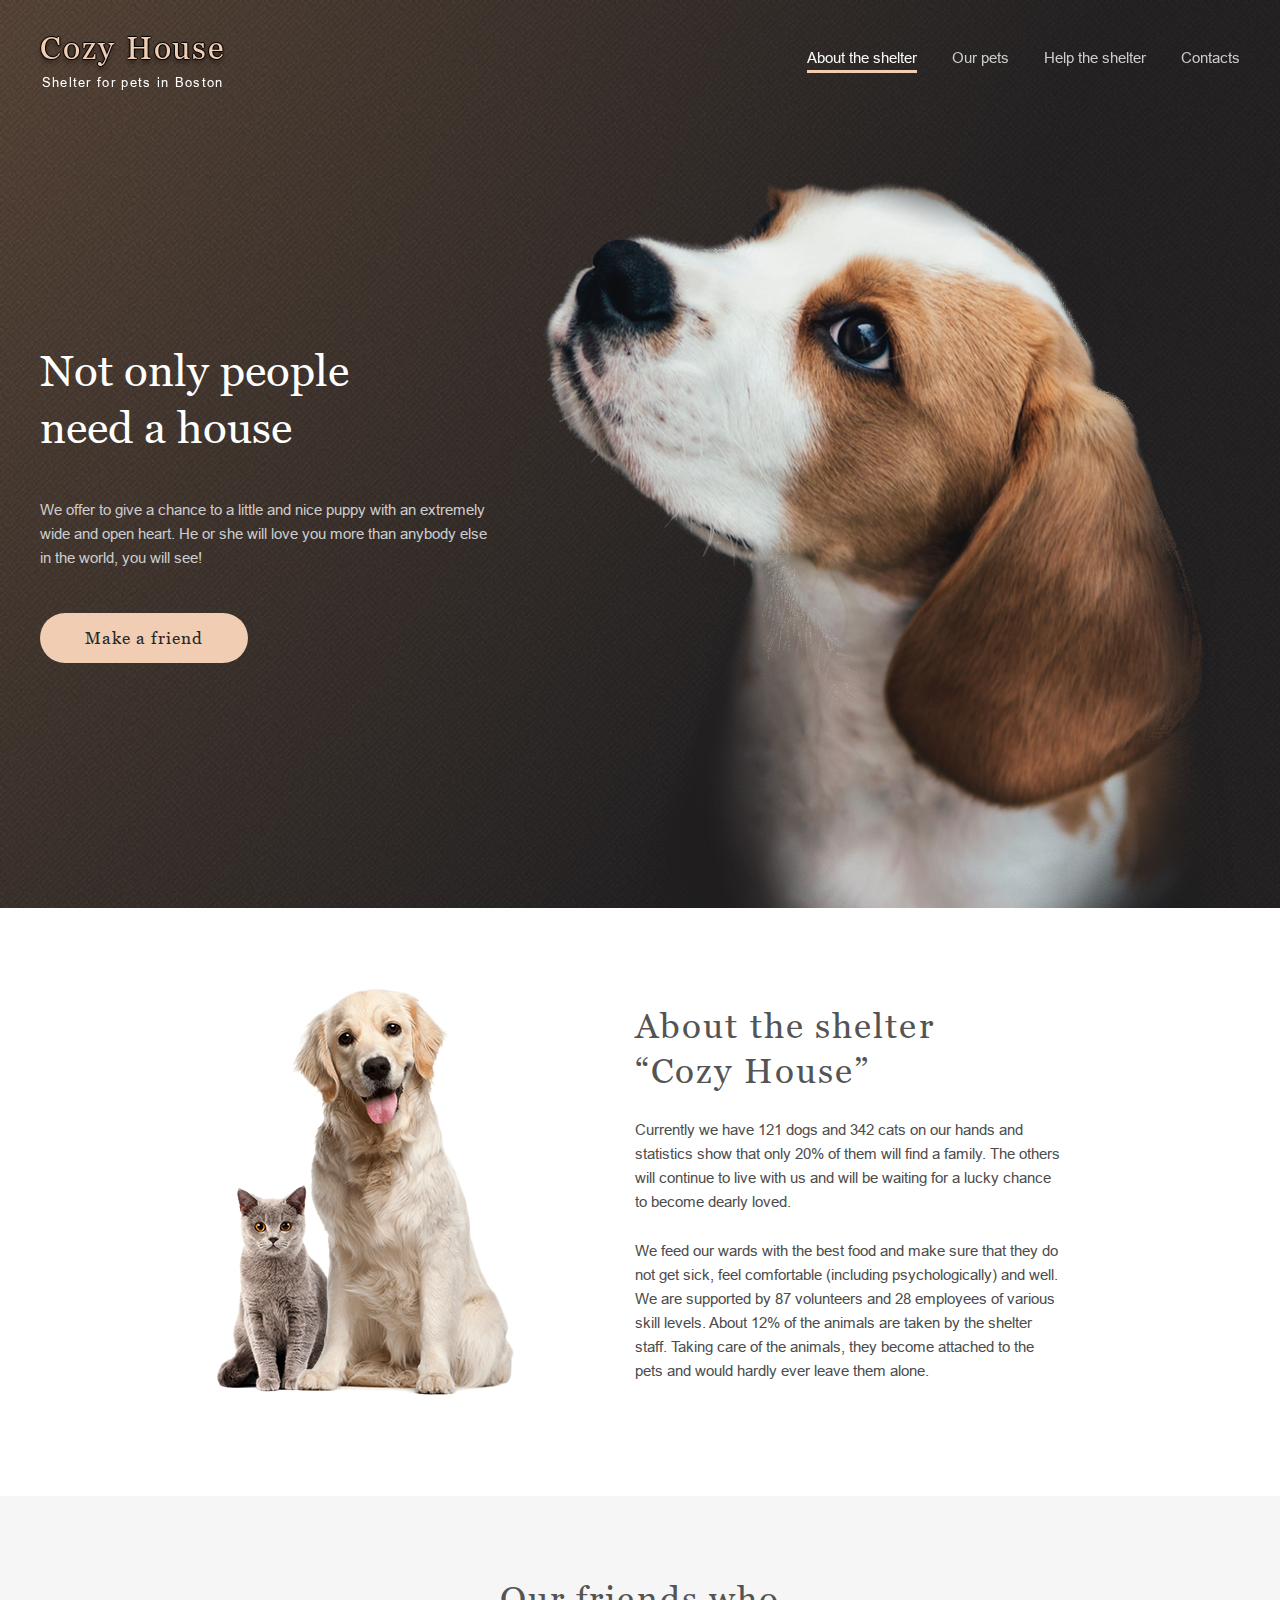
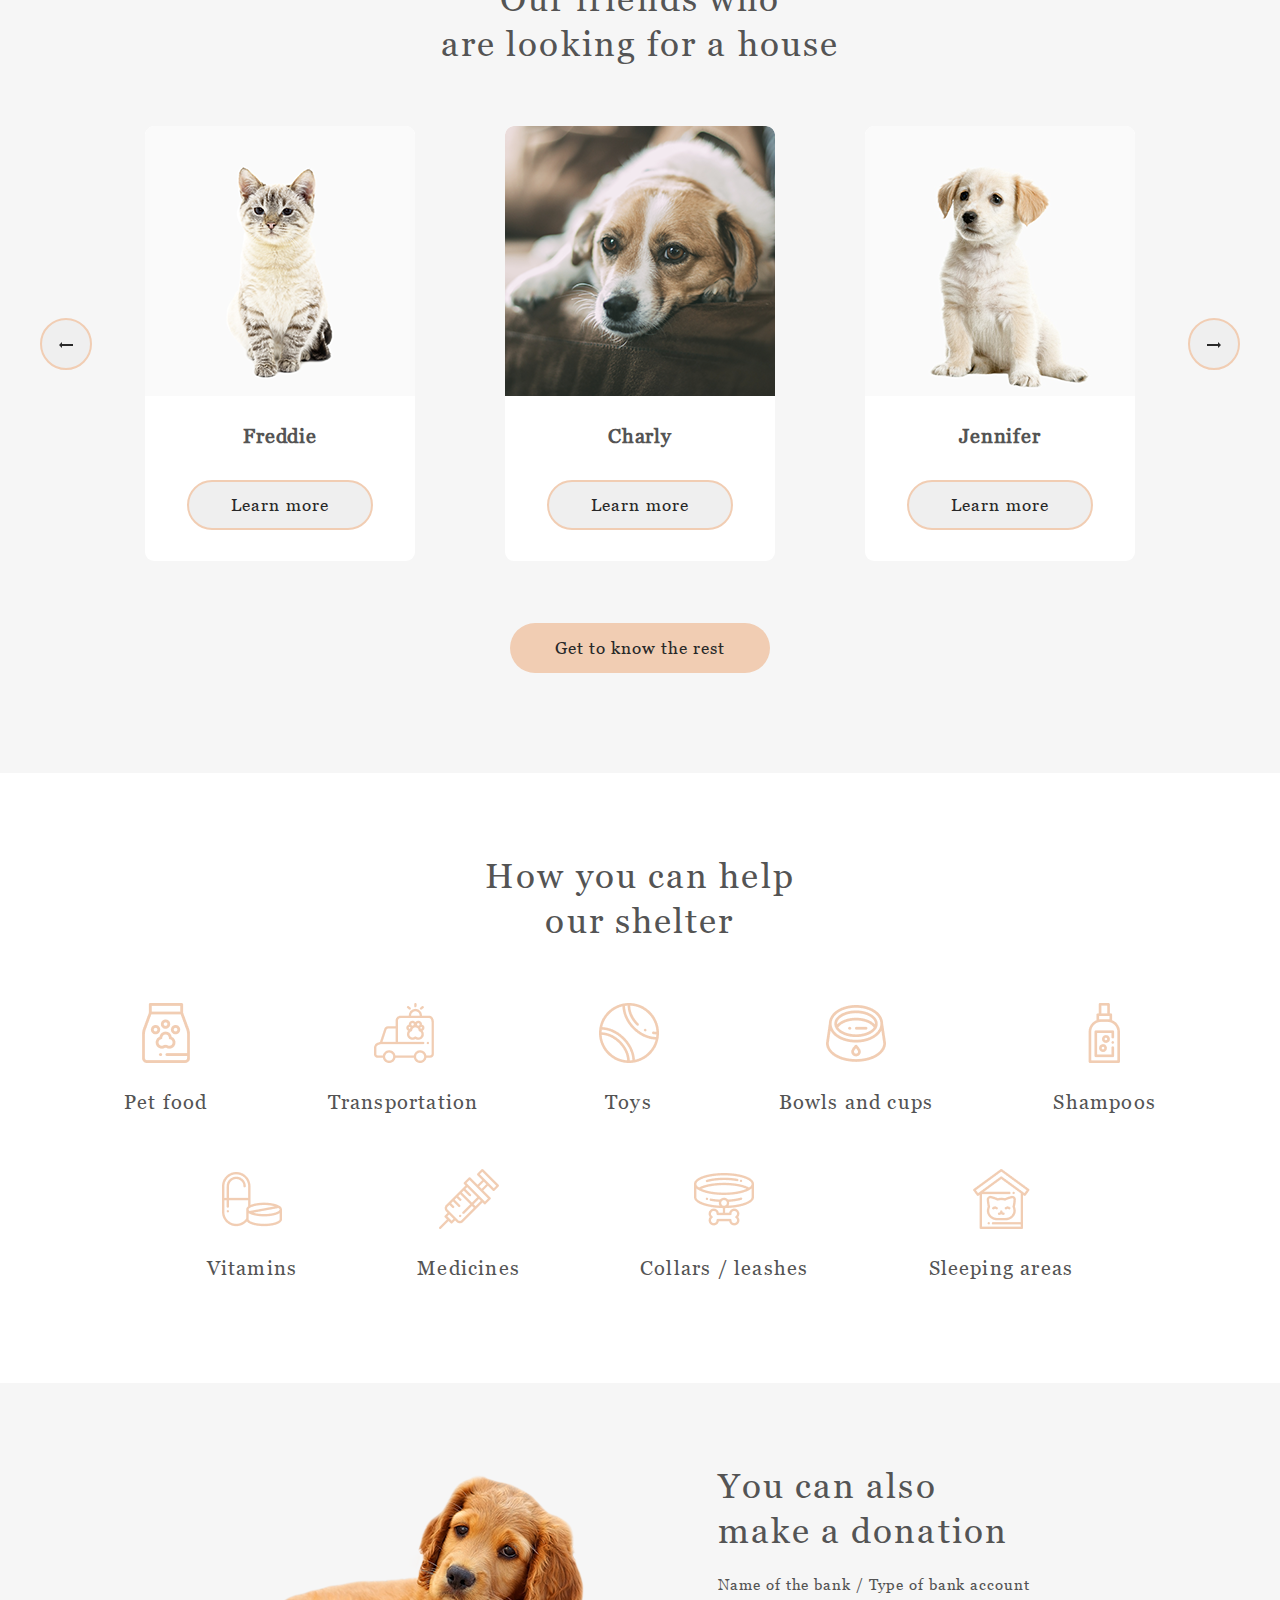
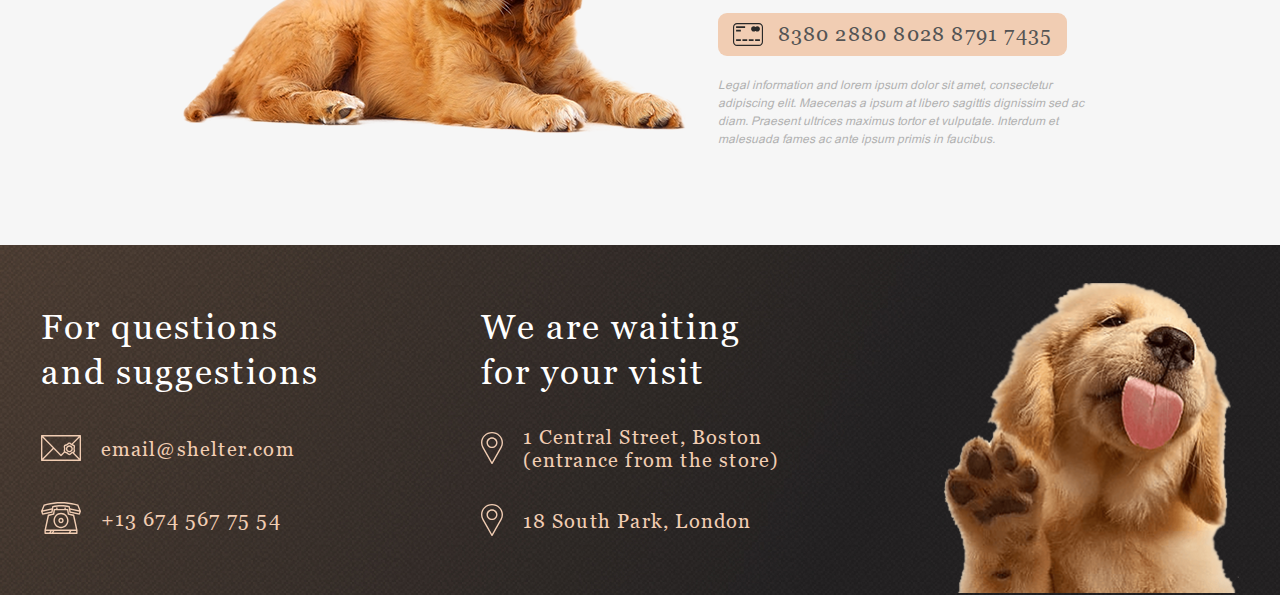
<file: shelter/pages/main/index.html>
<!DOCTYPE html>
<html lang="en">

<head>
    <meta charset="UTF-8">
    <meta http-equiv="X-UA-Compatible" content="IE=edge">
    <meta name="viewport" content="width=device-width, initial-scale=1.0">
    <link rel="icon" type="image/png" sizes="32x32" href="../../assets/favicon/favicon-32x32.png">
    <link rel="icon" type="image/png" sizes="16x16" href="../../assets/favicon/favicon-16x16.png">
    <title>Cozy House - Shelter for pets in Boston</title>
    <link rel="stylesheet" href="https://necolas.github.io/normalize.css/8.0.1/normalize.css">
    <link rel="stylesheet" href="./style.css">
</head>

<body class="body">
    <header class="header">
        <div class="container padding-fix">
            <div class="header__inner">
                <div class="logo">
                    <a href="#!">
                        <h1 class="logo__title">Cozy House</h1>
                    </a>
                    <h3 class="logo__subtitle">Shelter for pets in Boston</h3>
                </div>
                <nav class="nav">
                    <div class="logo--nav">
                        <a href="#!">
                            <h1 class="logo__title-nav">Cozy House</h1>
                        </a>
                        <h3 class="logo__subtitle-nav">Shelter for pets in Boston</h3>
                    </div>
                    <ul class="nav__list">
                        <li class="nav__item">
                            <a class="nav__link active" href="#!">About the shelter</a>
                        </li>
                        <li class="nav__item">
                            <a class="nav__link" href="../../pages/pets/index.html">Our pets</a>
                        </li>
                        <li class="nav__item">
                            <a class="nav__link" href="#help">Help the shelter</a>
                        </li>
                        <li class="nav__item">
                            <a class="nav__link" href="#contacts">Contacts</a>
                        </li>
                    </ul>
                </nav>
                <div class="burger">
                    <div class="burger__line line-1"></div>
                    <div class="burger__line line-2"></div>
                    <div class="burger__line line-3"></div>
                </div>
            </div>
        </div>
    </header>
    <main class="main">
        <div class="popup__bg">
            <div class="popup">
                <div class="popup__btn">
                    <div class="btn__line btn__line-1"></div>
                    <div class="btn__line btn__line-2"></div>
                </div>
                <div class="popup__photo"></div>
                <div class="popup__content">
                    <div class="popup__name">Katrine</div>
                    <div class="popup__breed">Cat - British Shorthair</div>
                    <div class="popup__text">
                        Katrine is a beautiful girl. She is as soft as the finest velvet with a thick lush fur.
                        Will love you until the last breath she takes as long as you are the one. She is picky about her
                        affection.
                        She loves cuddles and to stretch into your hands for a deeper relaxations.
                    </div>
                    <ul class="popup__info">
                        <li>
                            <span><b>Age: </b><span id="pet__age">2 months</span></span>
                        </li>
                        <li>
                            <span><b>Inoculations: </b><span id="pet__inoculations">none</span></span>
                        </li>
                        <li>
                            <span><b>Diseases: </b><span id="pet__diseases">none</span></span>
                        </li>
                        <li>
                            <span><b>Parasites: </b><span id="pet__parasites">none</span></span>
                        </li>
                    </ul>
                </div>
            </div>
        </div>
        <div class="intro">
            <div class="container">
                <div class="intro__inner">
                    <div class="intro__content">
                        <h2 class="content__title">Not only people need a house</h2>
                        <p class="content__text">
                            We offer to give a chance to a little and nice puppy with an extremely wide and open heart.
                            He or she will love you more than anybody else in the world, you will see!
                        </p>
                        <a class="button button--center" href="#pets">Make a friend</a>
                    </div>
                    <div class="intro__img"></div>
                </div>
            </div>
        </div>
        <section class="about">
            <div class="container">
                <div class="about__inner">
                    <div class="about__img"></div>
                    <div class="about__content">
                        <h2 class="section__title">About the shelter <br> “Cozy House”</h2>
                        <p class="about__text">
                            Currently we have 121 dogs and 342 cats on our hands and statistics show that only 20% of
                            them will find a family.
                            The others will continue to live with us and will be waiting for a lucky chance to become
                            dearly loved.
                        </p>
                        <p class="about__text">
                            We feed our wards with the best food and make sure that they do not get sick, feel
                            comfortable (including psychologically) and well.
                            We are supported by 87 volunteers and 28 employees of various skill levels. About 12% of the
                            animals are taken by the shelter staff.
                            Taking care of the animals, they become attached to the pets and would hardly ever leave
                            them alone.
                        </p>
                    </div>
                </div>
            </div>
        </section>
        <section class="pets" id="pets">
            <div class="container">
                <div class="pets__inner">
                    <h2 class="section__title title">Our friends who <br> are looking for a house</h2>
                    <div class="slider">
                        <button class="slider__btn slider__btn-left">
                            <svg xmlns="http://www.w3.org/2000/svg" width="14" height="6" viewBox="0 0 14 6"
                                fill="none">
                                <path d="M14 2V4H3V6L0 3L3 0V2H14Z" fill="#292929" />
                            </svg>
                        </button>
                        <div class="slider__box">
                            <div class="slider__inner">
                            </div>
                        </div>
                        <button class="slider__btn slider__btn-right">
                            <svg xmlns="http://www.w3.org/2000/svg" width="14" height="6" viewBox="0 0 14 6"
                                fill="none">
                                <path d="M0 4V2L11 2V0L14 3L11 6V4L0 4Z" fill="#292929" />
                            </svg>
                        </button>
                    </div>
                    <a class="button" href="../../pages/pets/index.html">Get to know the rest</a>
                </div>
            </div>
        </section>
        <section class="help" id="help">
            <div class="help__inner">
                <h2 class="section__title title">How you can help <br> our shelter</h2>
                <div class="help__content">
                    <div class="help__item">
                        <img class="help__item-img" src="../../assets/icons/help-content/icon-pet-food.png" alt="">
                        <p class="help__item-title">Pet food</p>
                    </div>
                    <div class="help__item">
                        <img class="help__item-img" src="../../assets/icons/help-content/icon-transportation.png"
                            alt="">
                        <p class="help__item-title">Transportation</p>
                    </div>
                    <div class="help__item">
                        <img class="help__item-img" src="../../assets/icons/help-content/icon-toys.png" alt="">
                        <p class="help__item-title">Toys</p>
                    </div>
                    <div class="help__item">
                        <img class="help__item-img" src="../../assets/icons/help-content/icon-bowls-and-cups.png"
                            alt="">
                        <p class="help__item-title">Bowls and cups</p>
                    </div>
                    <div class="help__item item-fix">
                        <img class="help__item-img item-fix-img" src="../../assets/icons/help-content/icon-shampoos.png"
                            alt="">
                        <p class="help__item-title item-fix-title">Shampoos</p>
                    </div>
                    <div class="help__item">
                        <img class="help__item-img" src="../../assets/icons/help-content/icon-vitamins.png" alt="">
                        <p class="help__item-title">Vitamins</p>
                    </div>
                    <div class="help__item">
                        <img class="help__item-img" src="../../assets/icons/help-content/icon-medicines.png" alt="">
                        <p class="help__item-title">Medicines</p>
                    </div>
                    <div class="help__item">
                        <img class="help__item-img" src="../../assets/icons/help-content/icon-collars-leashes.png"
                            alt="">
                        <p class="help__item-title">Collars / leashes</p>
                    </div>
                    <div class="help__item">
                        <img class="help__item-img" src="../../assets/icons/help-content/icon-sleeping-area.png" alt="">
                        <p class="help__item-title">Sleeping areas</p>
                    </div>
                </div>
            </div>
        </section>
        <section class="donation">
            <div class="donation__inner">
                <div class="donation__img"></div>
                <div class="donation__content">
                    <h2 class="section__title donation-fix">You can also <br> make a donation</h2>
                    <div class="donation__info">
                        <div class="info__name">Name of the bank / Type of bank account</div>
                        <div class="info__card">
                            <img class="card__icon" src="../../assets/icons/credit-card.svg" alt="">
                            <a href="#!" class="card__number">8380 2880 8028 8791 7435</a>
                        </div>
                        <div class="info__text">
                            Legal information and lorem ipsum dolor sit amet, consectetur adipiscing elit.
                            Maecenas a ipsum at libero sagittis dignissim sed ac diam. Praesent ultrices maximus tortor
                            et vulputate.
                            Interdum et malesuada fames ac ante ipsum primis in faucibus.
                        </div>
                    </div>
                </div>
            </div>
        </section>
    </main>
    <footer class="footer" id="contacts">
        <div class="container container__footer">
            <div class="footer__inner">
                <div class="container__items">
                    <div class="footer__item">
                        <h3 class="footer__title">For questions and suggestions</h3>
                        <div class="contact">
                            <a href="mailto:email@shelter.com">
                                <img class="contact__icon" src="../../assets/icons/icon-email.svg" alt="">
                            </a>
                            <a class="contact__info" href="mailto:email@shelter.com">email@shelter.com</a>
                        </div>
                        <div class="contact">
                            <a href="tel:+136745677554">
                                <img class="contact__icon" src="../../assets/icons/icon-phone.svg" alt="">
                            </a>
                            <a class="contact__info" href="tel:+136745677554">+13 674 567 75 54</a>
                        </div>
                    </div>
                    <div class="footer__item footer__item-fix">
                        <h3 class="footer__title title-fix">We are waiting for your visit</h3>
                        <div class="contact contact-fix">
                            <a href="https://www.google.ru/maps/place/1+Central+St,+Boston,+MA+02109,+%D0%A1%D0%A8%D0%90/@42.3652764,-71.0529156,13.88z/data=!4m5!3m4!1s0x89e370868bc2ce7b:0x82fa7db94f5fea9e!8m2!3d42.3585519!4d-71.0547263?hl=en"
                                target="_blank">
                                <img class="contact__icon" src="../../assets/icons/icon-marker.svg" alt="">
                            </a>
                            <a class="contact__info"
                                href="https://www.google.ru/maps/place/1+Central+St,+Boston,+MA+02109,+%D0%A1%D0%A8%D0%90/@42.3652764,-71.0529156,13.88z/data=!4m5!3m4!1s0x89e370868bc2ce7b:0x82fa7db94f5fea9e!8m2!3d42.3585519!4d-71.0547263?hl=en"
                                target="_blank">
                                1 Central Street, Boston <br> (entrance from the store)
                            </a>
                        </div>
                        <div class="contact contact-fix">
                            <a href="https://www.google.ru/maps/place/1+Central+St,+Boston,+MA+02109,+%D0%A1%D0%A8%D0%90/@42.3652764,-71.0529156,13.88z/data=!4m5!3m4!1s0x89e370868bc2ce7b:0x82fa7db94f5fea9e!8m2!3d42.3585519!4d-71.0547263?hl=en"
                                target="_blank">
                                <img class="contact__icon" src="../../assets/icons/icon-marker.svg" alt="">
                            </a>
                            <a class="contact__info contact__info--fix"
                                href="https://www.google.ru/maps/place/South+Park/@51.4678553,-0.1951468,17.25z/data=!4m9!1m2!2m1!1s18+South+Park,+London!3m5!1s0x48760f79376fa0e3:0x202ac3af5c1ea4ec!8m2!3d51.4691953!4d-0.1941945!15sChUxOCBTb3V0aCBQYXJrLCBMb25kb25aFiIUMTggc291dGggcGFyayBsb25kb26SAQRwYXJrmgEjQ2haRFNVaE5NRzluUzBWSlEwRm5TVVJYY0hGaFNWWjNFQUU?hl=en"
                                target="_blank">
                                18 South Park, London
                            </a>
                        </div>
                    </div>
                    <div class="footer__img"></div>
                </div>
            </div>
        </div>
    </footer>
    <div class="shadow"></div>
    <script src="../../assets/pets.js"></script>
    <script src="./index.js"></script>
</body>

</html>
</file>
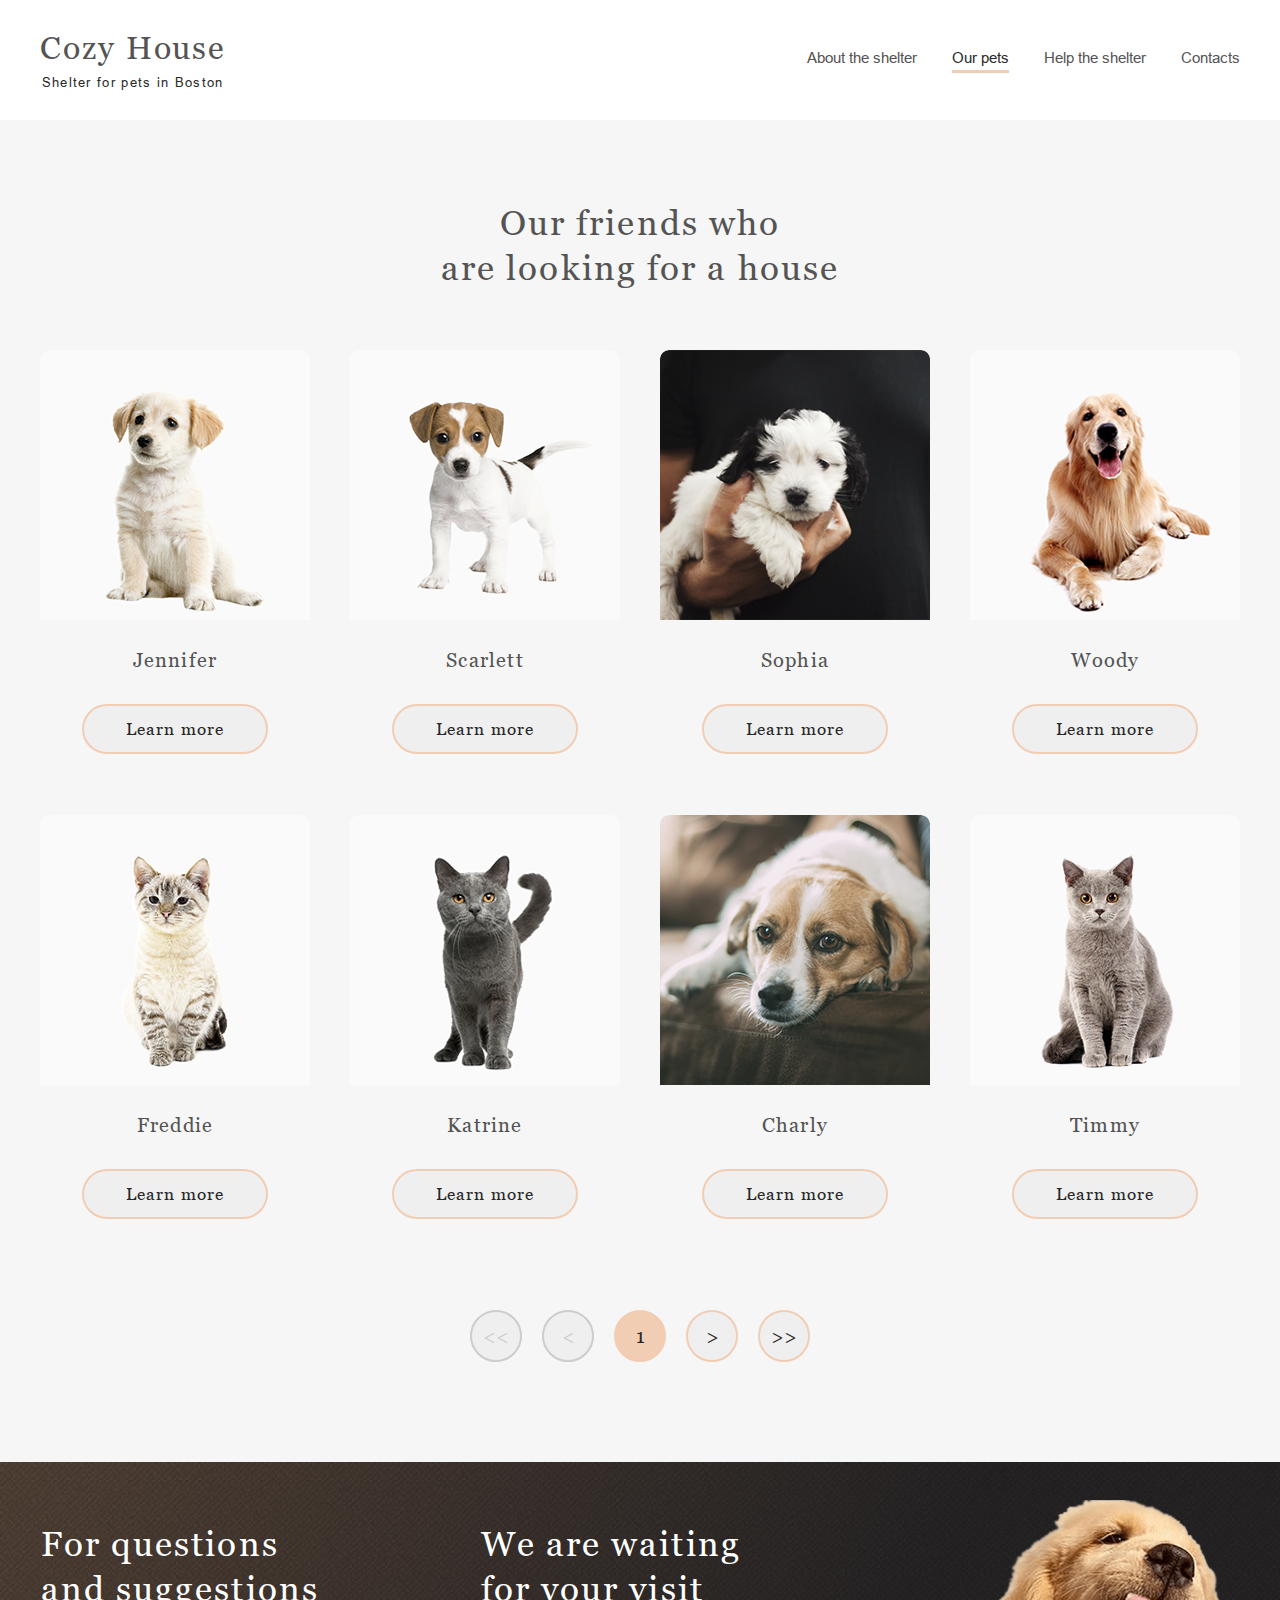
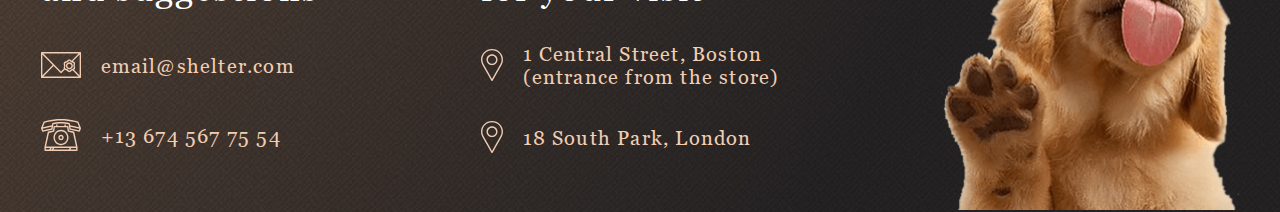
<file: shelter/pages/pets/index.html>
<!DOCTYPE html>
<html lang="en">

<head>
    <meta charset="UTF-8">
    <meta http-equiv="X-UA-Compatible" content="IE=edge">
    <meta name="viewport" content="width=device-width, initial-scale=1.0">
    <link rel="icon" type="image/png" sizes="32x32" href="../../assets/favicon/favicon-32x32.png">
    <link rel="icon" type="image/png" sizes="16x16" href="../../assets/favicon/favicon-16x16.png">
    <title>Cozy House - Our friends who are looking for a house</title>
    <link rel="stylesheet" href="https://necolas.github.io/normalize.css/8.0.1/normalize.css">
    <link rel="stylesheet" href="./style.css">
</head>

<body class="body">
    <header class="header">
        <div class="container padding-fix">
            <div class="header__inner">
                <div class="logo">
                    <a href="../../pages/main/index.html">
                        <h1 class="logo__title">Cozy House</h1>
                    </a>
                    <h3 class="logo__subtitle">Shelter for pets in Boston</h3>
                </div>
                <nav class="nav">
                    <div class="logo--nav">
                        <a href="../../pages/main/index.html">
                            <h1 class="logo__title-nav">Cozy House</h1>
                        </a>
                        <h3 class="logo__subtitle-nav">Shelter for pets in Boston</h3>
                    </div>
                    <ul class="nav__list">
                        <li class="nav__item">
                            <a class="nav__link" href="../../pages/main/index.html">About the shelter</a>
                        </li>
                        <li class="nav__item">
                            <a class="nav__link active" href="#!">Our pets</a>
                        </li>
                        <li class="nav__item">
                            <a class="nav__link" href="../../pages/main/index.html#help">Help the shelter</a>
                        </li>
                        <li class="nav__item">
                            <a class="nav__link" href="#contacts">Contacts</a>
                        </li>
                    </ul>
                </nav>
                <div class="burger">
                    <div class="burger__line line-1"></div>
                    <div class="burger__line line-2"></div>
                    <div class="burger__line line-3"></div>
                </div>
            </div>
        </div>
    </header>
    <main class="main">
        <div class="popup__bg">
            <div class="popup">
                <div class="popup__btn">
                    <div class="btn__line btn__line-1"></div>
                    <div class="btn__line btn__line-2"></div>
                </div>
                <div class="popup__photo"></div>
                <div class="popup__content">
                    <div class="popup__name">Katrine</div>
                    <div class="popup__breed">Cat - British Shorthair</div>
                    <div class="popup__text">
                        Katrine is a beautiful girl. She is as soft as the finest velvet with a thick lush fur.
                        Will love you until the last breath she takes as long as you are the one. She is picky about her
                        affection.
                        She loves cuddles and to stretch into your hands for a deeper relaxations.
                    </div>
                    <ul class="popup__info">
                        <li>
                            <span><b>Age: </b><span id="pet__age">2 months</span></span>
                        </li>
                        <li>
                            <span><b>Inoculations: </b><span id="pet__inoculations">none</span></span>
                        </li>
                        <li>
                            <span><b>Diseases: </b><span id="pet__diseases">none</span></span>
                        </li>
                        <li>
                            <span><b>Parasites: </b><span id="pet__parasites">none</span></span>
                        </li>
                    </ul>
                </div>
            </div>
        </div>
        <div class="container">
            <h2 class="title">Our friends who <br> are looking for a house</h2>
            <div class="pets__container"></div>
            <div class="pagination__btns">
                <button id="btn-left-last" class="pagination__btn disabled">&lt;&lt;</button>
                <button id="btn-left" class="pagination__btn disabled">&lt;</button>
                <button id="count-page" class="pagination__btn active">1</button>
                <button id="btn-right" class="pagination__btn">&gt;</button>
                <button id="btn-right-last" class="pagination__btn">&gt;&gt;</button>
            </div>
        </div>
    </main>
    <footer class="footer" id="contacts">
        <div class="container container__footer">
            <div class="footer__inner">
                <div class="container__items">
                    <div class="footer__item">
                        <h3 class="footer__title">For questions and suggestions</h3>
                        <div class="contact">
                            <a href="mailto:email@shelter.com">
                                <img class="contact__icon" src="../../assets/icons/icon-email.svg" alt="">
                            </a>
                            <a class="contact__info" href="mailto:email@shelter.com">email@shelter.com</a>
                        </div>
                        <div class="contact">
                            <a href="tel:+136745677554">
                                <img class="contact__icon" src="../../assets/icons/icon-phone.svg" alt="">
                            </a>
                            <a class="contact__info" href="tel:+136745677554">+13 674 567 75 54</a>
                        </div>
                    </div>
                    <div class="footer__item footer__item-fix">
                        <h3 class="footer__title title-fix">We are waiting for your visit</h3>
                        <div class="contact contact-fix">
                            <a href="https://www.google.ru/maps/place/1+Central+St,+Boston,+MA+02109,+%D0%A1%D0%A8%D0%90/@42.3652764,-71.0529156,13.88z/data=!4m5!3m4!1s0x89e370868bc2ce7b:0x82fa7db94f5fea9e!8m2!3d42.3585519!4d-71.0547263?hl=en"
                                target="_blank">
                                <img class="contact__icon" src="../../assets/icons/icon-marker.svg" alt="">
                            </a>
                            <a class="contact__info"
                                href="https://www.google.ru/maps/place/1+Central+St,+Boston,+MA+02109,+%D0%A1%D0%A8%D0%90/@42.3652764,-71.0529156,13.88z/data=!4m5!3m4!1s0x89e370868bc2ce7b:0x82fa7db94f5fea9e!8m2!3d42.3585519!4d-71.0547263?hl=en"
                                target="_blank">
                                1 Central Street, Boston <br> (entrance from the store)
                            </a>
                        </div>
                        <div class="contact contact-fix">
                            <a href="https://www.google.ru/maps/place/1+Central+St,+Boston,+MA+02109,+%D0%A1%D0%A8%D0%90/@42.3652764,-71.0529156,13.88z/data=!4m5!3m4!1s0x89e370868bc2ce7b:0x82fa7db94f5fea9e!8m2!3d42.3585519!4d-71.0547263?hl=en"
                                target="_blank">
                                <img class="contact__icon" src="../../assets/icons/icon-marker.svg" alt="">
                            </a>
                            <a class="contact__info contact__info--fix"
                                href="https://www.google.ru/maps/place/South+Park/@51.4678553,-0.1951468,17.25z/data=!4m9!1m2!2m1!1s18+South+Park,+London!3m5!1s0x48760f79376fa0e3:0x202ac3af5c1ea4ec!8m2!3d51.4691953!4d-0.1941945!15sChUxOCBTb3V0aCBQYXJrLCBMb25kb25aFiIUMTggc291dGggcGFyayBsb25kb26SAQRwYXJrmgEjQ2haRFNVaE5NRzluUzBWSlEwRm5TVVJYY0hGaFNWWjNFQUU?hl=en"
                                target="_blank">
                                18 South Park, London
                            </a>
                        </div>
                    </div>
                    <div class="footer__img"></div>
                </div>
            </div>
        </div>
    </footer>
    <div class="shadow"></div>
    <script src="../../assets/pets.js"></script>
    <script src="./index.js"></script>
</body>

</html>
</file>
<file: shelter/pages/main/style.css>
@font-face {
    font-family: "Arial";
    src: local("Arial"), url("../../assets/fonts/arial/arial-regular.ttf") format("truetype");
    font-style: normal;
    font-weight: 400;
}

@font-face {
    font-family: "Georgia";
    src: local("Georgia"), url("../../assets/fonts/georgia/georgia-regular.ttf") format("truetype");
    font-style: normal;
    font-weight: 400;
}

html {
    scroll-behavior: smooth;
}

body {
    margin: 0;
    font-size: 15px;
    font-family: Arial, sans-serif;
    background-color: #fff;
}

*,
*:before,
*:after {
    box-sizing: border-box;
}

h1,
h2,
h3,
h4,
h5,
h6 {
    margin: 0;
}

p {
    margin: 0;
}

a {
    text-decoration: none;
    color: inherit;
}

ul {
    margin: 0;
    padding: 0;
    list-style: none;
}

.container {
    padding: 0 40px;
    margin: 0 auto;
    width: 100%;
    height: 100%;
    max-width: 1280px;
}

/* ----- Header ----- */
.header {
    width: 100%;
    height: 90px;
    position: absolute;
    top: 0;
    left: 0;
    z-index: 1000;
}

.header__inner {
    display: flex;
    height: 100%;
    align-items: flex-end;
}

.logo {
    max-height: 60px;
    text-align: center;
}

.logo__title {
    margin-bottom: 10px;
    font-size: 32px;
    color: #F1CDB3;
    line-height: 35.2px;
    letter-spacing: 0.06em;
    text-shadow: 1px 0 1px #000,
        0 1px 1px #000,
        -1px 0 1px #000,
        0 -1px 1px #000,
        0px 4px 4px rgba(0, 0, 0, 0.5);
    font-family: Georgia, sans-serif;
    font-weight: 400;
    font-style: normal;
}

.logo__subtitle {
    font-size: 13px;
    font-weight: 400;
    color: #fff;
    line-height: 15px;
    letter-spacing: 0.1em;
}

.logo--nav {
    display: none;
}

.nav {
    padding-bottom: 15px;
    margin-left: auto;
    margin-bottom: 5px;
}

.nav__list {
    display: flex;
    list-style: none;
}

.nav__link {
    padding-bottom: 4px;
    margin-left: 35px;
    color: #CDCDCD;
    font-size: 15px;
    font-weight: 400;
    line-height: 24px;
    transition: all .2s ease-in-out;
}

.nav__link.active {
    border-bottom: 3px solid #F1CDB3;
    color: #FAFAFA;
}

.nav__link:hover {
    color: #FAFAFA;
}

/* ----- Main ----- */
.main {
    margin: 0 auto;
    width: 100%;
}

.intro {
    width: 100%;
    min-height: 908px;
    background: url("../../assets/images/background.jpg"), radial-gradient(100% 215.42% at 0% 0%, #5B483A 0%, #262425 100%);
    background-position: center;
    background-repeat: no-repeat;
    background-size: cover;
}

.intro__inner {
    display: flex;
    align-items: flex-end;
    padding-top: 180px;
}

.intro__img {
    width: 100%;
    max-width: 698px;
    height: 728px;
    flex-shrink: 0;
    background-image: url("../../assets/images/intro-dog.png");
    background-position: center;
    background-repeat: no-repeat;
    background-size: cover;
}

.intro__content {
    padding-bottom: 260px;
    margin-right: 42px;
    max-width: 460px;
    min-height: 322px;
}

.content__title {
    margin-bottom: 42px;
    max-width: 310px;
    font-size: 44px;
    color: #fff;
    line-height: 57px;
    font-family: Georgia, sans-serif;
    font-weight: 400;
}

.content__text {
    margin-bottom: 58px;
    font-size: 15px;
    font-weight: 400;
    color: #CDCDCD;
    line-height: 24px;
}

.button {
    padding: 15px 45px;
    height: 52px;
    color: #292929;
    font-size: 17px;
    font-family: Georgia, sans-serif;
    letter-spacing: 0.06em;
    background-color: #F1CDB3;
    border-radius: 100px;
    text-decoration: none;
    cursor: pointer;
    border: none;
    transition: all .5s ease;
}

.button:hover {
    background-color: #FDDCC4;
}

.section__title {
    margin-bottom: 25px;
    color: #545454;
    font-size: 35px;
    line-height: 45px;
    font-weight: 400;
    letter-spacing: 0.06em;
    font-family: Georgia, sans-serif;
}

.title {
    margin: 0 auto 60px;
    text-align: center;
}

.about {
    display: flex;
    justify-content: center;
    min-height: 508px;
    margin-bottom: 80px;
}

.about__inner {
    margin-top: 80px;
    display: flex;
    justify-content: center;
}

.about__img {
    margin-right: 120px;
    width: 300px;
    height: 408px;
    background-image: url("../../assets/images/about-pets.png");
    background-position: center;
    background-repeat: no-repeat;
    background-size: cover;
}

.about__content {
    margin-top: 15px;
    max-width: 430px;
    min-height: 380px;
}

.about__text {
    margin-bottom: 25px;
    color: #4C4C4C;
    font-size: 15px;
    line-height: 24px;
    font-weight: 400;
}

.about__text:last-child {
    margin-bottom: 14px;
}

.pets {
    padding-top: 80px;
    min-height: 877px;
    text-align: center;
    background-color: #F6F6F6;
    font-family: Georgia, sans-serif;
    font-weight: 400;
    letter-spacing: 0.06em;
    width: 100%;
    margin: 0 auto;
}

.pets__inner {
    width: 100%;
    margin: 0 auto;
}

.slider {
    display: flex;
    justify-content: center;
    width: 100%;
    max-width: 1200px;
    margin: 0 auto;

}

.slider__btn {
    width: 52px;
    height: 52px;
    flex-shrink: 0;
    border: 2px solid #F1CDB3;
    cursor: pointer;
    transition: all .3s ease-in-out;
    border-radius: 100%;
    margin-top: 192px;
}

.slider__btn.disabled:hover {
    background-color: #fff;
    cursor: default;
}

.slider__btn:hover {
    background-color: #FDDCC4;
    border: 2px solid #FDDCC4;
}

.slider__btn:active {
    background-color: #F1CDB3;
}

.slider__btn svg {
    width: 14px;
    margin-bottom: 1px;
}

.slider__box {
    width: 100%;
    max-width: 990px;
    margin: 0 auto;
    overflow-x: hidden;
    margin-bottom: 62px;
}

.slider__inner {
    margin-bottom: 15px;
    width: 100%;
    min-height: 435px;
    display: flex;
    justify-content: space-between;
    gap: 90px;
}

.pets__item {
    flex-shrink: 0;
    border-radius: 9px;
    min-width: 270px;
    height: 435px;
    overflow: hidden;
    transition: all .4s ease-in-out;
    background-color: #fff;
    cursor: pointer;

    position: relative;
    right: 0;
    transition: all .5s linear;
}

@keyframes right {
    from {
        right: 0;
    }

    to {
        right: 1100px;
    }
}

@keyframes left {
    from {
        right: 1100px;
    }

    to {
        right: 0;
    }
}

.pets__item.right {
    animation: right 1s;
}

.pets__item.left {
    animation: left 1s;
}

.pets__item:hover {
    background-color: #fff;
    -webkit-box-shadow: 1px 1px 10px 2px rgba(34, 60, 80, 0.08);
    -moz-box-shadow: 1px 1px 10px 2px rgba(34, 60, 80, 0.08);
    box-shadow: 1px 1px 10px 2px rgba(34, 60, 80, 0.08);
}

.pets__item:hover button {
    background-color: #FDDCC4;
    border: 2px solid #FDDCC4;
}

.pets__photo {
    margin-bottom: 26px;
    width: 270px;
    height: 270px;
}

.pets__name {
    margin-bottom: 32px;
    color: #545454;
    font-size: 20px;
    line-height: 23px;
}

.pets__btn {
    margin-bottom: 30px;
    padding: 12px 42px;
    color: #292929;
    font-size: 17px;
    line-height: 22px;
    font-family: Georgia, sans-serif;
    font-weight: 400;
    letter-spacing: 0.06em;
    border-radius: 100px;
    border: 2px solid #F1CDB3;
    cursor: pointer;
    transition: all .5s ease;
}

.pets__btn:hover {
    background-color: #FDDCC4;
    border: 2px solid #FDDCC4;
}

.help {
    margin: 0 auto;
    padding-top: 80px;
    margin-bottom: 48px;
    max-width: 1200px;
}

.help__content {
    display: flex;
    justify-content: center;
    flex-wrap: wrap;
}

.help__item {
    margin: 0 60px;
    margin-bottom: 55px;
    text-align: center;
}

.help__item-img {
    margin-bottom: 25px;
}

.help__item-title {
    color: #545454;
    font-size: 20px;
    line-height: 23px;
    letter-spacing: 0.06em;
    font-family: Georgia, sans-serif;
    font-weight: 400;
}

.donation {
    padding-top: 80px;
    min-height: 462px;
    background-color: #F6F6F6;
}

.donation__inner {
    display: flex;
    justify-content: center;
}

.donation__img {
    margin-top: 11px;
    margin-right: 30px;
    width: 505px;
    height: 261px;
    background-image: url("../../assets/images/donation-dog.png");
    background-position: center;
    background-repeat: no-repeat;
    background-size: cover;
}

.donation__content {
    max-width: 380px;
    min-height: 282px;
}

.donation-fix {
    margin-bottom: 22px;
}

.info__name {
    margin-bottom: 20px;
    color: #545454;
    font-size: 15px;
    letter-spacing: 0.06em;
    font-family: Georgia, sans-serif;
    font-weight: 400;
}

.info__card {
    margin-bottom: 20px;
    width: 349px;
    height: 43px;
    display: flex;
    vertical-align: middle;
    background-color: #F1CDB3;
    border-radius: 9px;
    transition: all .5s ease;
}

.info__card:hover {
    background-color: #FDDCC4;
}

.card__icon {
    width: 30px;
    margin: 0 15px;
}

.card__number {
    color: #545454;
    font-size: 20px;
    line-height: 43px;
    letter-spacing: 0.06em;
    font-family: Georgia, sans-serif;
    font-weight: 400;
    text-decoration: none;
}

.info__text {
    color: #B2B2B2;
    font-size: 12px;
    line-height: 18px;
    font-family: 'Arial';
    font-style: italic;
    font-weight: 400;
}

/* ----- Footer ----- */
.footer {
    margin: 0 auto;
    width: 100%;
    min-height: 350px;
    background: url("../../assets/images/background.jpg"), radial-gradient(100% 215.42% at 0% 0%, #5B483A 0%, #262425 100%);
    background-position: center;
    background-repeat: no-repeat;
    background-size: cover;
}

.footer__inner {
    padding-top: 24px;
    width: 100%;
    height: 100%;
}

.footer__img {
    margin-top: 14px;
    width: 300px;
    height: 310px;
    background-image: url("../../assets/images/footer-dog.png");
    background-position: center;
    background-repeat: no-repeat;
    background-size: cover;
}

.container__items {
    width: 100%;
    height: 100%;
    display: flex;
    justify-content: center;
    flex-wrap: wrap;
    gap: 160px;
    align-items: center;
}

.footer__title {
    max-width: 280px;
    padding-top: 13px;
    margin-bottom: 38px;
    color: #fff;
    font-size: 35px;
    line-height: 45px;
    letter-spacing: 0.06em;
    font-family: "Georgia", sans-serif;
    font-weight: 400;
}

.title-fix {
    margin-bottom: 32px;
}

.contact {
    margin-bottom: 35px;
    display: flex;
    align-items: center;
}

.contact-fix {
    margin-bottom: 32px;
}

.contact__icon {
    margin-right: 20px;
}

.contact__info {
    color: #F1CDB3;
    font-size: 20px;
    line-height: 23px;
    letter-spacing: 0.06em;
    font-family: Georgia, sans-serif;
    font-weight: 400;
    text-decoration: none;
}

@media (max-width: 1273px) {
    .container {
        padding: 0 30px;
    }

    .slider__inner {
        gap: 40px;
    }

    .container__items {
        gap: 80px;
    }
}

@media (max-width: 1127px) {
    .intro__inner {
        flex-direction: column;
        align-items: center;
    }

    .intro__content {
        padding-bottom: 100px;
        margin: 0;
    }

    .container__items {
        gap: 60px;
    }
}

@media (max-width: 1050px) {
    .about__img {
        margin-right: 60px;
    }

    .slider__inner {
        justify-content: center;
        gap: 60px;
    }

    .pets__item:last-child {
        display: none;
    }

    .donation {
        margin-bottom: 100px;
    }

    .donation__inner {
        flex-direction: column-reverse;
        align-items: center;
        gap: 60px;
    }
}

@media (max-width: 900px) {
    .header {
        height: 90px;
    }

    .intro__inner {
        padding-top: 150px;
    }

    .intro__content {
        padding-bottom: 115px;
    }

    .button--center {
        margin-left: 126px;
    }

    .intro__img {
        margin-left: 125px;
        width: 569px;
        height: 593px;
    }

    .about {
        margin-bottom: 100px;
    }

    .about__inner {
        flex-direction: column-reverse;
        align-items: center;
        gap: 80px;
    }

    .about__content {
        margin-top: 0;
    }

    .about__img {
        margin-right: 0;
    }

    .about__text:last-child {
        margin-bottom: 0;
    }

    .slider__inner {
        gap: 40px;
    }

    .help {
        margin-bottom: 95px;
    }

    .help__content {
        gap: 60px;
    }

    .help__item {
        width: 170px;
        height: 113px;
        margin: 0;
    }

    .help__item:nth-child(7),
    .help__item:nth-child(8),
    .help__item:nth-child(9) {
        margin-top: -5px;
    }

    .donation__img {
        margin: 0;
    }

    .footer__inner {
        padding-top: 15px;
    }

    .footer__img {
        margin-top: -30px;
    }
}

@media (max-width: 767.9px) {
    @keyframes slide-in {
        from {
            right: -320px;
        }

        to {
            right: 0;
        }
    }

    @keyframes slide-out {
        from {
            right: 0;
        }

        to {
            right: -320px;
        }
    }

    .body {
        position: relative;
        overflow-x: hidden;
        transition: all .3s ease-in-out;
    }

    .body.open {
        overflow: hidden;
    }

    .shadow.open {
        background-color: rgba(41, 41, 41, 0.6);
        min-height: 100vw;
        min-width: 100vh;
        position: absolute;
        top: 0;
        bottom: 0;
        right: 0;
        left: 0;
        z-index: 100;
    }

    .logo.open {
        opacity: 0;
        transition: all .3s ease-in-out;
        user-select: none;
    }

    .logo.open a {
        cursor: default;
        pointer-events: none;
    }

    .logo--nav {
        width: 186px;
        display: block;
        margin-top: 30px;
        margin-left: 10px;
        max-height: 60px;
        text-align: center;
        opacity: 0;
        transition: all .5s ease-in-out;
    }

    .logo--nav.open {
        opacity: 1;
    }

    .logo__title-nav {
        margin-bottom: 10px;
        font-size: 32px;
        color: #F1CDB3;
        line-height: 35.2px;
        letter-spacing: 0.06em;
        text-shadow: 1px 0 1px #000,
            0 1px 1px #000,
            -1px 0 1px #000,
            0 -1px 1px #000,
            0px 4px 4px rgba(0, 0, 0, 0.5);
        font-family: Georgia, sans-serif;
        font-weight: 400;
        font-style: normal;
    }

    .logo__subtitle-nav {
        font-size: 13px;
        font-weight: 400;
        color: #fff;
        line-height: 15px;
        letter-spacing: 0.1em;
    }

    .logo__title-nav {
        margin-bottom: 10px;
        font-size: 32px;
        color: #F1CDB3;
        line-height: 35.2px;
        letter-spacing: 0.06em;
        text-shadow: 1px 0 1px #000,
            0 1px 1px #000,
            -1px 0 1px #000,
            0 -1px 1px #000,
            0px 4px 4px rgba(0, 0, 0, 0.5);
        font-family: Georgia, sans-serif;
        font-weight: 400;
        font-style: normal;
    }

    .logo__subtitle-nav {
        font-size: 13px;
        font-weight: 400;
        color: #fff;
        line-height: 15px;
        letter-spacing: 0.1em;
    }

    .nav {
        margin: 0;
        padding: 0;
        position: absolute;
        right: -320px;
        top: 0;
        z-index: 100;
        transition: .5s;
        width: 100%;
        max-width: 320px;
        height: 200vh;
        display: flex;
        flex-direction: column;
        background-color: #292929;
        animation-name: slide-out;
        animation-duration: .8s;
    }

    .nav.open {
        right: 0;
        animation-name: slide-in;
        animation-duration: .8s;
    }

    .nav__list {
        margin-top: 170px;
        padding-left: 0;
        display: flex;
        flex-direction: column;
        padding-bottom: 40px;
    }

    .nav__item {
        margin-bottom: 66px;
        margin-right: 38px;
        text-align: center;
    }

    .nav__link {
        font-size: 32px;
        font-family: Arial;
        font-weight: 400;
        padding-bottom: 10px;
    }

    .burger {
        margin-left: auto;
        position: relative;
        bottom: 11px;
        z-index: 1000;
        width: 30px;
        flex-direction: column;
        justify-content: center;
        align-items: center;
        cursor: pointer;
        user-select: none;
    }

    .burger div {
        transition: all .3s ease;
    }

    .burger:hover div {
        background-color: #FAFAFA;
    }

    .burger__line {
        margin: 8px 0;
        height: 2px;
        width: 100%;
        background-color: #F1CDB3;
    }

    .burger.open {
        height: 40px;
    }

    .burger.open .line-1 {
        transform: rotate(90deg) translate(10px, 10px);
        transition: .5s;
    }

    .burger.open .line-2 {
        transform: rotate(90deg) translate(0px, 0);
        transition: .5s;
    }

    .burger.open .line-3 {
        transform: rotate(90deg) translate(-10px, -10px);
        transition: .5s;
    }
}

@media (max-width: 700px) {
    .intro__img {
        margin: 0;
        width: 460px;
        height: 493px;
    }

    .intro__content {
        margin: auto;
        text-align: center;
    }

    .content__title {
        margin: auto;
        margin-bottom: 42px;
    }

    .content__text {
        margin-bottom: 42px;
    }

    .button--center {
        margin: 0;
    }

    .pets__item:nth-child(2) {
        display: none;
    }
}

@media (max-width: 520px) {
    .intro {
        min-height: 0;
    }

    .intro__img {
        width: 320px;
        height: 343px;
    }

    .section__title {
        font-size: 25px;
        text-align: center;
    }

    .about__text {
        margin-bottom: 22px;
    }

    .slider {
        position: relative;
        margin-bottom: 60px;
    }

    .slider__btn-left {
        position: absolute;
        bottom: 10px;
        left: 80px;
        margin: 0 auto;
    }

    .slider__btn-right {
        position: absolute;
        bottom: 10px;
        right: 80px;
        margin: 0 auto;
    }

    .donation__content {
        text-align: center;
    }

    .help__content {
        gap: 30px;
    }

    .help__item {
        max-width: 130xp;
        max-height: 87px;
    }

    .help__item-img {
        width: 50px;
        height: 50px;
        margin-bottom: 20px;
    }

    .donation__img {
        width: 260px;
        height: 135px;
    }

    .info__card {
        margin: auto;
        margin-bottom: 20px;
        width: 281px;
        height: 43px;
    }

    .card__number {
        font-size: 15px;
    }
}

@media (max-width: 425px) {
    .container {
        padding: 0 10px;
    }

    .padding-fix {
        padding: 0 20px;
    }

    .intro__content {
        padding-bottom: 105px;
    }

    .content__title {
        font-size: 25px;
        line-height: 32.5px;
        max-width: 200px;
        margin-bottom: 42px;
    }

    .intro__img {
        width: 260px;
        height: 272px;
    }
}

@media (max-width: 320px) {
    .content__title {
        letter-spacing: 0.06em;
    }

    .content__text {
        margin-bottom: 55px;
    }

    .intro__content {
        margin-bottom: 20px;
    }

    .intro__img {
        margin-left: 30px;
    }

    .section__title {
        line-height: 32.5px;
    }

    .about {
        margin-bottom: 0;
        padding-bottom: 42px;
    }

    .about__inner {
        margin-top: 40px;
    }

    .about__text {
        padding: 0 15px;
        line-height: 160%;
        text-align: justify;
    }

    .about__inner {
        gap: 40px;
    }

    .about__img {
        width: 260px;
        height: 353.6px;
    }

    .title {
        margin-bottom: 42px;
    }

    .slider {
        margin-bottom: 50px;
    }

    .slider__btn-left {
        bottom: 8px;
        left: 57px;
    }

    .slider__btn-right {
        bottom: 8px;
        right: 58px;
    }

    .pets {
        padding-top: 42px;
        min-height: 0;
        padding-bottom: 25px;
    }

    .help {
        margin-bottom: 0;
        padding-bottom: 42px;
    }

    .help__content {
        padding: 0 15px;
        justify-content: space-between;
    }

    .help__item {
        width: 130px;
        height: 87px;
    }

    .help__item-img {
        margin-bottom: 13px;
    }

    .help__item-title {
        font-size: 15px;
    }

    .help__item:nth-child(7),
    .help__item:nth-child(8),
    .help__item:nth-child(9) {
        margin-top: 0;
    }

    .donation {
        padding-top: 40px;
        margin-bottom: 42px;
    }

    .donation__inner {
        gap: 40px;
    }

    .info__name {
        letter-spacing: 0;
        margin-bottom: 25px;
    }

    .info__text {
        padding: 0 20px;
        text-align: justify;
    }

    .footer__item {
        text-align: center;
    }

    .footer__title {
        font-size: 25px;
        line-height: 130%;
        text-align: center;
        max-width: 270px;
        margin: auto;
        margin-bottom: 38px;
    }

    .title-fix {
        padding: 5px;
        margin-bottom: 33px;
    }

    .container__items {
        gap: 0;
    }

    .contact {
        justify-content: center;
    }

    .footer__img {
        width: 260px;
        height: 269px;
        margin-top: 0px;
    }

    .contact-fix {
        justify-content: start;
        line-height: 115%;
        text-align: start;
        margin-bottom: 40px;
    }

    .contact__info a {
        letter-spacing: 0.06em;
    }
}



/* ----- Popup ----- */
.body.active {
    overflow-y: hidden;
}

.popup__bg {
    position: fixed;
    top: 0;
    left: 0;
    width: 100%;
    height: 100vh;
    background: rgba(41, 41, 41, 0.6);
    opacity: 0;
    pointer-events: none;
    transition: 0.5s all;
    z-index: 10;
    transition: all .4s ease;
}

.popup__bg.active {
    opacity: 1;
    pointer-events: all;
    transition: 0.5s all;
}

.popup__bg .popup__btn {
    background-color: #FDDCC4;
    border-color: #FDDCC4;
}

.popup {
    position: absolute;
    top: 50%;
    left: 50%;
    transform: translate(-50%, -50%) scale(0);
    transition: 0.5s all;
    display: flex;
    width: 900px;
    background-color: #FAFAFA;
    border-radius: 9px;
    box-shadow: 0px 2px 35px rgba(13, 13, 13, 0.1);
    z-index: 100;
    transition: all .4s ease;
}

.popup.active {
    transform: translate(-50%, -50%) scale(1);
    transition: 0.5s all;
}

.popup:hover .popup__btn {
    background-color: transparent;
}

.popup__btn {
    position: absolute;
    top: -55px;
    right: -40px;
    width: 52px;
    height: 52px;
    text-align: center;
    line-height: 52px;
    font-weight: bold;
    font-family: Arial, Helvetica, sans-serif;
    border: 2px solid #F1CDB3;
    border-radius: 100%;
    background-color: transparent;
    box-shadow: 0 4px 4px rgba(0, 0, 0, 0.25);
    cursor: pointer;
    z-index: 1000;
    transition: all .5s ease;
}

.popup__btn:hover {
    background-color: #FDDCC4 !important;
    border-color: #FDDCC4;
}

.btn__line {
    position: absolute;
    top: 50%;
    left: 50%;
    background-color: #292929;
    width: 20px;
    height: 2px;
    border-radius: 3px;
}

.btn__line-1 {
    transform: rotate(45deg) translate(-8px, 7px);
}

.btn__line-2 {
    transform: rotate(-45deg) translate(-7px, -8px);
}

.popup__photo {
    width: 500px;
    background-image: url("../../assets/images/pets/Katrine.png");
    background-position: center;
    background-repeat: no-repeat;
    background-size: cover;
    border-bottom-left-radius: 9px;
    border-top-left-radius: 9px;
}

.popup__content {
    padding: 55px 20px 78px 29px;
    max-width: 400px;
    font-family: Georgia, sans-serif;
    font-weight: 400;
    color: #000;
    text-align: left;
    letter-spacing: 0.06em;
}

.popup__name {
    margin-bottom: 10px;
    font-size: 35px;
    letter-spacing: 0.06%;
    letter-spacing: 0.06em;
}

.popup__breed {
    font-size: 20px;
    margin-bottom: 40px;
    letter-spacing: 0.06em;
}

.popup__text {
    margin-bottom: 40px;
    font-size: 15px;
    line-height: 17px;
    letter-spacing: 0.06em;
}

.popup__info {
    list-style: disc;
    padding-left: 15px;
    text-align: left;
    font-size: 15px;
    line-height: 17px;
    letter-spacing: 0.06em;
}

.popup__info li::marker {
    color: #F1CDB3;
}

.popup__info li {
    margin-bottom: 10px;
}

.popup__info li span {
    color: #000;
    letter-spacing: 0.06em;
}

@Media (max-width: 1000px) {
    .popup {
        max-width: 630px;
        min-height: 350px;
    }

    .popup__photo {
        width: 350px;
    }

    .popup__content {
        padding: 10px 9px 37px 11px;
        max-width: 280px;
    }

    .popup__info li {
        margin-bottom: 5px;
    }

    .popup__name {
        margin-bottom: 10px;
    }

    .popup__breed {
        margin-bottom: 20px;
    }

    .popup__text {
        margin-bottom: 20px;
    }
}

@Media (max-width: 767px) {
    .popup {
        width: 80%;
        display: flex;
        justify-content: center;
        min-height: 0;
        height: auto;
    }

    .popup__photo {
        display: none;
    }

    .popup__content {
        text-align: center;
    }

    .popup__text {
        text-align: justify;
    }
}

@Media (max-width: 425px) {
    .popup__text {
        font-size: 13px;
    }

}

@Media (max-width:320px) {
    .popup {
        max-width: 240px;
    }

    .popup__content {
        padding-bottom: 10px;
    }

    .popup__text {
        margin-bottom: 24px;
    }

    .button {
        padding: 10px 30px;
    }
}
</file>
<file: shelter/pages/pets/style.css>
@font-face {
    font-family: "Arial";
    src: local("Arial"), url("../../assets/fonts/arial/arial-regular.ttf") format("truetype");
    font-style: normal;
    font-weight: normal;
}

@font-face {
    font-family: "Georgia";
    src: local("Georgia"), url("../../assets/fonts/georgia/georgia-regular.ttf") format("truetype");
    font-style: normal;
    font-weight: normal;
}

html {
    scroll-behavior: smooth;
}

body {
    margin: 0;
    font-size: 15px;
    font-family: Arial, sans-serif;
    background-color: #fff;
}

*,
*:before,
*:after {
    box-sizing: border-box;
}

h1,
h2,
h3,
h4,
h5,
h6 {
    margin: 0;
}

p {
    margin: 0;
}

a {
    text-decoration: none;
    color: inherit;
}

ul {
    margin: 0;
    padding: 0;
    list-style: none;
}

.container {
    padding: 0 40px;
    margin: 0 auto;
    width: 100%;
    max-width: 1280px;
}

/* ----- Header ----- */
.header {
    width: 100%;
    height: 120px;
    background-color: #fff;
}

.header__inner {
    padding-top: 30px;
    display: flex;
}

.logo {
    max-height: 60px;
    text-align: center;
}

.logo__title {
    margin-bottom: 10px;
    font-size: 32px;
    color: #545454;
    line-height: 35.2px;
    letter-spacing: 0.06em;
    font-family: Georgia, sans-serif;
    font-weight: 400;
    font-style: normal;
}

.logo__subtitle {
    font-size: 13px;
    font-weight: 400;
    color: #292929;
    line-height: 15px;
    letter-spacing: 0.1em;
}

.logo--nav {
    display: none;
}

.nav {
    padding-top: 16px;
    margin-left: auto;
}

.nav__list {
    display: flex;
    list-style: none;
}

.nav__link {
    margin-left: 35px;
    padding-bottom: 4px;
    text-decoration: none;
    color: #545454;
    font-size: 15px;
    font-weight: 400;
    line-height: 24px;
    transition: all .2s linear;
}

.nav__link.active {
    border-bottom: 3px solid #F1CDB3;
    color: #292929;
}

.nav__link:hover {
    color: #292929;
}

/* ----- Main ----- */
.main {
    margin: 0 auto;
    width: 100%;
    background-color: #F6F6F6;
}

.title {
    padding-top: 80px;
    text-align: center;
    margin-bottom: 60px;
    color: #545454;
    font-size: 35px;
    line-height: 45px;
    font-weight: 400;
    letter-spacing: 0.06em;
    font-family: Georgia, sans-serif;
}

.pets__container {
    margin-bottom: 70px;
    display: flex;
    justify-content: center;
    flex-wrap: wrap;
    gap: 40px;
}

.pets__item {
    margin-bottom: -10px;
    text-align: center;
    border-radius: 9px;
    width: 270px;
    height: 435px;
    overflow: hidden;
    cursor: pointer;
    transition: all .4s ease-in-out;
}

.pets__item:hover {
    background-color: #fff;
    -webkit-box-shadow: 1px 1px 10px 2px rgba(34, 60, 80, 0.08);
    -moz-box-shadow: 1px 1px 10px 2px rgba(34, 60, 80, 0.08);
    box-shadow: 1px 1px 10px 2px rgba(34, 60, 80, 0.08);
}

.pets__item:hover button {
    background-color: #FDDCC4;
    border: 2px solid #FDDCC4;
}

.pets__photo {
    margin-bottom: 26px;
    width: 270px;
    height: 270px;
}

.pets__name {
    margin-bottom: 32px;
    color: #545454;
    font-size: 20px;
    font-family: Georgia, sans-serif;
    font-weight: 400;
    line-height: 23px;
    letter-spacing: 0.06em;
}

.pets__btn {
    margin-bottom: 30px;
    padding: 12px 42px;
    color: #292929;
    font-size: 17px;
    line-height: 22px;
    font-family: Georgia, sans-serif;
    font-weight: 400;
    letter-spacing: 0.06em;
    border-radius: 100px;
    border: 2px solid #F1CDB3;
    cursor: pointer;
    transition: all .5s ease;
}

.pagination__btns {
    padding-bottom: 100px;
    display: flex;
    justify-content: center;
    gap: 20px;
}

.pagination__btn {
    width: 52px;
    height: 52px;
    border-radius: 100%;
    border: 2px solid #F1CDB3;
    font-size: 20px;
    font-family: Georgia, sans-serif;
    color: #292929;
    cursor: pointer;
    transition: all .4s ease;
}

.pagination__btn:hover {
    background-color: #FDDCC4;
    border: 2px solid #FDDCC4;
}

.pagination__btn.active {
    background-color: #F1CDB3;
}

.pagination__btn.active:hover {
    background-color: #F1CDB3;
    border: 2px solid #F1CDB3;
    cursor: default;
}

.pagination__btn.disabled {
    border: 2px solid #CDCDCD;
    color: #CDCDCD;
}

.pagination__btn.disabled:hover {
    background-color: #fff;
    border: 2px solid #CDCDCD;
    cursor: default;
}

/* ----- Footer ----- */
.footer {
    margin: 0 auto;
    width: 100%;
    min-height: 350px;
    background: url("../../assets/images/background.jpg"), radial-gradient(100% 215.42% at 0% 0%, #5B483A 0%, #262425 100%);
    background-position: center;
    background-repeat: no-repeat;
    background-size: cover;
}

.footer__inner {
    padding-top: 24px;
    width: 100%;
    height: 100%;
}

.footer__img {
    margin-top: 14px;
    width: 300px;
    height: 310px;
    background: url('./../../assets/images/footer-dog.png');
    background-position: center;
    background-repeat: no-repeat;
    background-size: cover;
}

.container__items {
    width: 100%;
    height: 100%;
    display: flex;
    justify-content: center;
    flex-wrap: wrap;
    gap: 160px;
    align-items: center;
}

.footer__title {
    max-width: 280px;
    padding-top: 13px;
    margin-bottom: 38px;
    color: #fff;
    font-size: 35px;
    line-height: 45px;
    letter-spacing: 0.06em;
    font-family: "Georgia", sans-serif;
    font-weight: 400;
}

.title-fix {
    margin-bottom: 32px;
}

.contact {
    margin-bottom: 35px;
    display: flex;
    align-items: center;
}

.contact-fix {
    margin-bottom: 32px;
}

.contact__icon {
    margin-right: 20px;
}

.contact__info {
    color: #F1CDB3;
    font-size: 20px;
    line-height: 23px;
    letter-spacing: 0.06em;
    font-family: Georgia, sans-serif;
    font-weight: 400;
    text-decoration: none;
}

@media (max-width: 1127px) {
    .container__items {
        gap: 60px;
    }
}

@media (max-width: 900px) {
    .footer__inner {
        padding-top: 15px;
    }

    .footer__img {
        margin-top: -30px;
    }
}

@media (max-width: 768px) {
    .container {
        padding: 0 30px;
    }

    .title {
        margin-bottom: 30px;
    }

    .pets__item:nth-child(7),
    .pets__item:nth-child(8) {
        display: none;
    }

    .pets__container {
        margin-bottom: 48px;
    }

    .pagination__btns {
        padding-bottom: 78px;
    }
}


@media (max-width: 767.9px) {
    @keyframes slide-in {
        from {
            right: -320px;
        }

        to {
            right: 0;
        }
    }

    @keyframes slide-out {
        from {
            right: 0;
        }

        to {
            right: -320px;
        }
    }

    .body {
        position: relative;
        overflow-x: hidden;
    }

    .body.open {
        overflow: hidden;
    }

    .header.open {
        position: block;
        background-color: rgb(123 123 123);
    }

    .shadow.open {
        background-color: rgba(41, 41, 41, 0.6);
        min-height: 100vw;
        min-width: 100vh;
        position: absolute;
        top: 0;
        bottom: 0;
        right: 0;
        left: 0;
        z-index: 100;
    }

    .logo.open {
        opacity: 0;
        transition: all .3s ease-in-out;
        user-select: none;
    }

    .logo.open a {
        cursor: default;
        pointer-events: none;
    }

    .logo--nav {
        width: 186px;
        display: block;
        margin-top: 30px;
        margin-left: 10px;
        max-height: 60px;
        text-align: center;
        opacity: 0;
        transition: all .3s ease-in-out;
    }

    .logo--nav.open {
        opacity: 1;
    }

    .logo__title-nav {
        margin-bottom: 10px;
        font-size: 32px;
        color: #545454;
        line-height: 35.2px;
        letter-spacing: 0.06em;
        font-family: Georgia, sans-serif;
        font-weight: 400;
        font-style: normal;
    }

    .logo__subtitle-nav {
        font-size: 13px;
        font-weight: 400;
        color: #292929;
        line-height: 15px;
        letter-spacing: 0.1em;
    }

    .nav {
        margin: 0;
        padding: 0;
        position: absolute;
        right: -320px;
        top: 0;
        z-index: 1000;
        transition: .5s;
        width: 100%;
        max-width: 320px;
        height: 100vh;
        display: block;
        background-color: #fff;
        animation-name: slide-out;
        animation-duration: .8s;
    }

    .nav.open {
        right: 0;
        animation-name: slide-in;
        animation-duration: .8s;
    }

    .nav__list {
        margin-top: 260px;
        padding-left: 0;
        display: flex;
        flex-direction: column;
        padding-bottom: 40px;
    }

    .nav__item {
        margin-bottom: 66px;
        margin-right: 38px;
        text-align: center;
    }

    .nav__link {
        font-size: 32px;
        font-family: Arial;
        font-weight: 400;
        padding-bottom: 10px;
    }

    .burger {
        margin-left: auto;
        position: relative;
        top: 10px;
        z-index: 1000;
        width: 30px;
        flex-direction: column;
        justify-content: center;
        align-items: center;
        cursor: pointer;
        user-select: none;
    }

    .burger div {
        transition: all .3s ease-in-out;
    }

    .burger:hover div {
        background-color: #F1CDB3;
    }

    .burger__line {
        margin: 8px 0;
        height: 2px;
        width: 100%;
        background-color: #000000;
    }

    .burger.open .line-1 {
        transform: rotate(-90deg) translate(0, 10px);
        transition: .5s;
    }

    .burger.open .line-2 {
        transform: rotate(-90deg) translate(10px, 0);
        ;
        transition: .5s;
    }

    .burger.open .line-3 {
        transform: rotate(-90deg) translate(20px, -10px);
        transition: .5s;
    }
}

@media (max-width: 420px) {
    .container {
        padding: 0 10px;
    }

    .padding-fix {
        padding: 0 20px;
    }

    .title {
        padding-top: 42px;
        font-size: 25px;
        line-height: 130%;
    }

    .pets__item:nth-child(4),
    .pets__item:nth-child(5),
    .pets__item:nth-child(6) {
        display: none;
    }

    .pagination__btns {
        gap: 10px
    }

    .footer__item {
        text-align: center;
    }

    .footer__title {
        font-size: 25px;
        line-height: 130%;
        text-align: center;
        max-width: 270px;
        margin: auto;
        margin-bottom: 38px;
    }

    .title-fix {
        padding: 5px;
        margin-bottom: 33px;
    }

    .container__items {
        gap: 0;
    }

    .contact {
        justify-content: center;
    }

    .footer__img {
        width: 260px;
        height: 269px;
        margin-top: 0px;
    }

    .contact-fix {
        justify-content: start;
        line-height: 115%;
        text-align: start;
        margin-bottom: 40px;
    }

    .contact__info a {
        letter-spacing: 0.06em;
    }
}

@media (max-width: 320px) {
    .title {
        margin-bottom: 40px;
    }

    .pets__container {
        margin-bottom: 52px;
    }

    .pagination__btns {
        margin-bottom: 0px;
        padding-bottom: 44px;
    }
}



/* ----- Popup ----- */
.body.active {
    overflow-y: hidden;
}

.popup__bg {
    position: fixed;
    top: 0;
    left: 0;
    width: 100%;
    height: 100vh;
    background: rgba(41, 41, 41, 0.6);
    opacity: 0;
    pointer-events: none;
    transition: 0.5s all;
    z-index: 1000;
    transition: all .4s ease;
}

.popup__bg.active {
    opacity: 1;
    pointer-events: all;
    transition: 0.5s all;
}

.popup__bg .popup__btn {
    background-color: #FDDCC4;
    border-color: #FDDCC4;
}

.popup {
    position: absolute;
    top: 50%;
    left: 50%;
    transform: translate(-50%, -50%) scale(0);
    transition: 0.5s all;
    display: flex;
    width: 900px;
    background-color: #FAFAFA;
    border-radius: 9px;
    box-shadow: 0px 2px 35px rgba(13, 13, 13, 0.1);
    z-index: 100;
    transition: all .4s ease;
}

.popup.active {
    transform: translate(-50%, -50%) scale(1);
    transition: 0.5s all;
}

.popup:hover .popup__btn {
    background-color: transparent;
}

.popup__btn {
    position: absolute;
    top: -55px;
    right: -40px;
    width: 52px;
    height: 52px;
    text-align: center;
    line-height: 52px;
    font-weight: bold;
    font-family: Arial, Helvetica, sans-serif;
    border: 2px solid #F1CDB3;
    border-radius: 100%;
    background-color: transparent;
    box-shadow: 0 4px 4px rgba(0, 0, 0, 0.25);
    cursor: pointer;
    z-index: 1000;
    transition: all .5s ease;
}

.popup__btn:hover {
    background-color: #FDDCC4 !important;
    border-color: #FDDCC4;
}

.btn__line {
    position: absolute;
    top: 50%;
    left: 50%;
    background-color: #292929;
    width: 20px;
    height: 2px;
    border-radius: 3px;
}

.btn__line-1 {
    transform: rotate(45deg) translate(-8px, 7px);
}

.btn__line-2 {
    transform: rotate(-45deg) translate(-7px, -8px);
    ;
}

.popup__photo {
    width: 500px;
    background-image: url("../../assets/images/pets/Katrine.png");
    background-position: center;
    background-repeat: no-repeat;
    background-size: cover;
    border-bottom-left-radius: 9px;
    border-top-left-radius: 9px;
}

.popup__content {
    padding: 50px 20px 88px 29px;
    max-width: 400px;
    font-family: Georgia, sans-serif;
    font-weight: 400;
    color: #000;
    text-align: left;
    letter-spacing: 0.06em;
}

.popup__name {
    margin-bottom: 10px;
    font-size: 35px;
    letter-spacing: 0.06%;
    letter-spacing: 0.06em;
}

.popup__breed {
    font-size: 20px;
    margin-bottom: 40px;
    letter-spacing: 0.06em;
}

.popup__text {
    margin-bottom: 40px;
    font-size: 15px;
    line-height: 17px;
    letter-spacing: 0.06em;
}

.popup__info {
    list-style: disc;
    padding-left: 15px;
    text-align: left;
    font-size: 15px;
    line-height: 17px;
    letter-spacing: 0.06em;
}

.popup__info li::marker {
    color: #F1CDB3;
}

.popup__info li {
    margin-bottom: 10px;
}

.popup__info li span {
    color: #000;
    letter-spacing: 0.06em;
}

@Media (max-width: 1000px) {
    .popup {
        max-width: 630px;
        min-height: 350px;
    }

    .popup__photo {
        width: 350px;
    }

    .popup__content {
        padding: 10px 9px 37px 11px;
        max-width: 280px;
    }

    .popup__info li {
        margin-bottom: 5px;
    }

    .popup__name {
        margin-bottom: 10px;
    }

    .popup__breed {
        margin-bottom: 20px;
    }

    .popup__text {
        margin-bottom: 20px;
    }
}

@Media (max-width: 767px) {
    .popup {
        width: 80%;
        display: flex;
        justify-content: center;
        min-height: 0;
        height: auto;
    }

    .popup__photo {
        display: none;
    }

    .popup__content {
        text-align: center;
    }

    .popup__text {
        text-align: justify;
    }
}

@Media (max-width: 425px) {
    .popup__text {
        font-size: 13px;
    }

}

@Media (max-width:320px) {
    .popup {
        max-width: 240px;
    }

    .popup__content {
        padding-bottom: 10px;
    }

    .popup__text {
        margin-bottom: 24px;
    }

    .button {
        padding: 10px 30px;
    }
}
</file>
